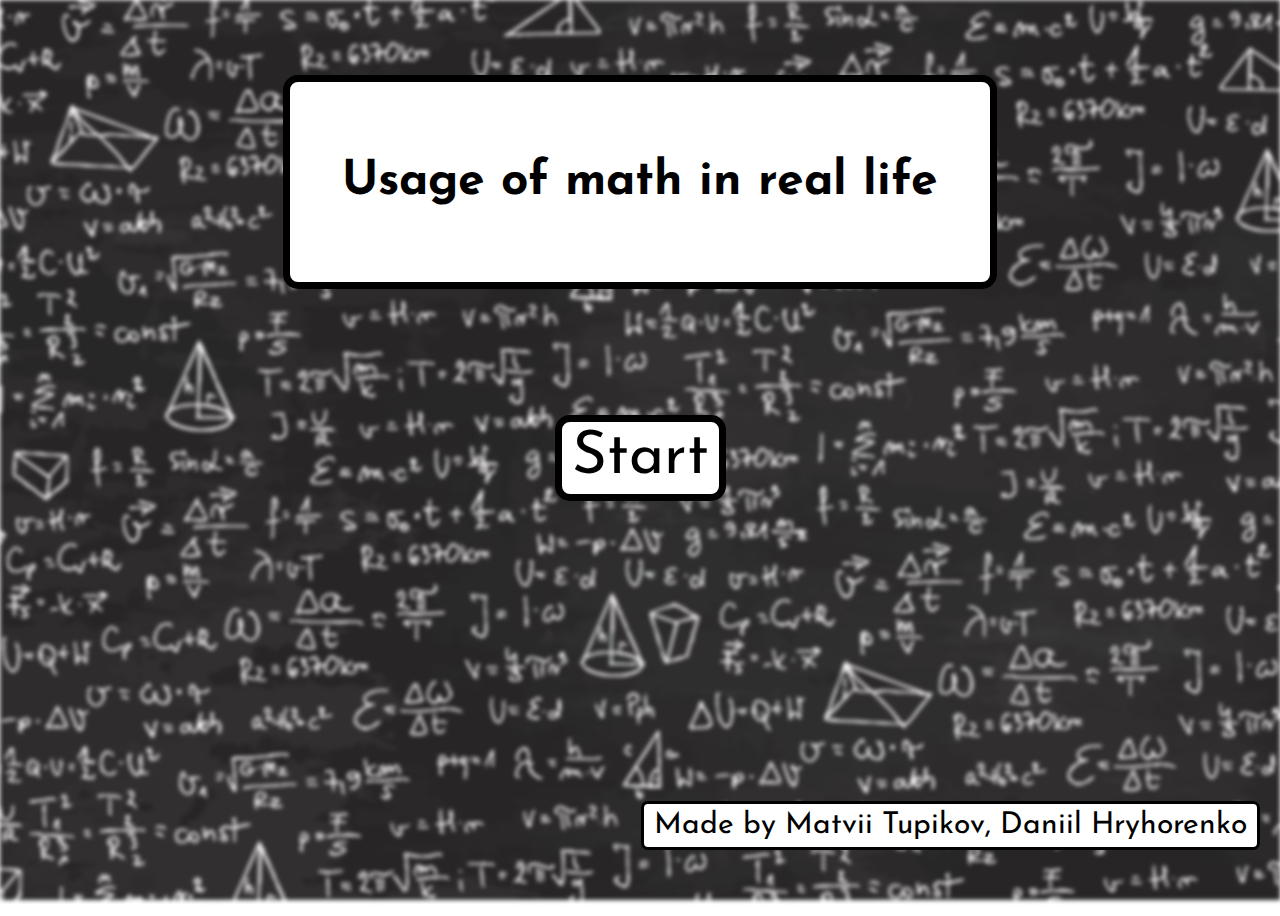
<file: a/index.html>
<!DOCTYPE html>
<html lang="en">
<head>
    <title>Math</title>
    <meta name="viewport" content="width=device-width, initial-scale=1">
    <meta charset="UTF-8">
    <meta name="viewport" content="width=device-width, initial-scale=1.0">
    <link rel="stylesheet" href="style.css">
    <link rel="preconnect" href="https://fonts.googleapis.com">
    <link rel="preconnect" href="https://fonts.gstatic.com" crossorigin>
    <link href="https://fonts.googleapis.com/css2?family=Barlow:ital,wght@1,500&family=Josefin+Sans&display=swap" rel="stylesheet">
</head>
<body>
    <div class="main">
        <div class="text">
        <h1>Usage of math in real life</h1>
        </div>
        <div>
            <p>Made by Matvii Tupikov, Daniil Hryhorenko</p>
        </div>
        <div class="button">
            <a href="../b/second.html">
        <button id="start">Start</button>
            </a>
        </div>
    </div>
</body>
</html>
</file>
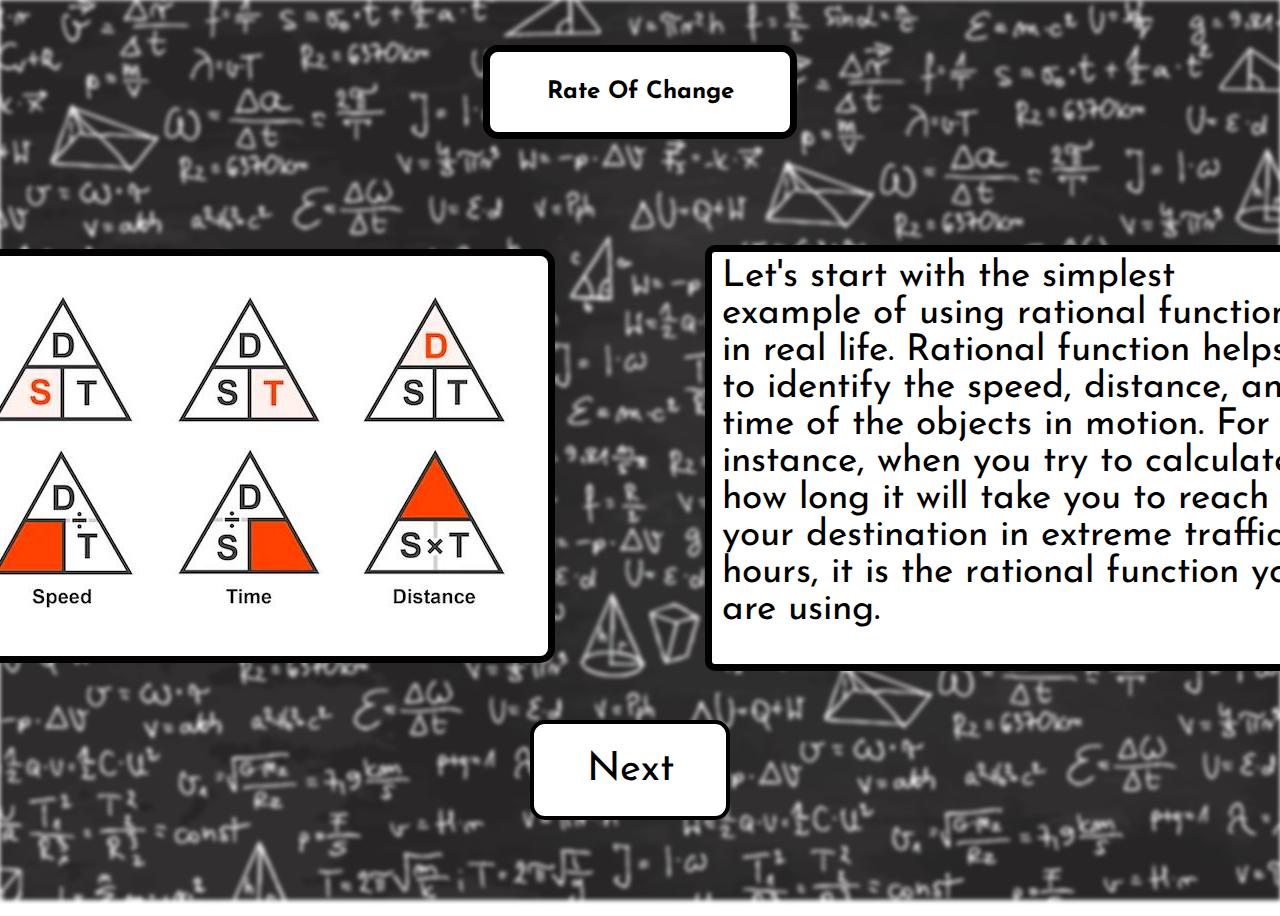
<file: b/second.html>
<!DOCTYPE html>
<html lang="en">
<head>
    <meta charset="UTF-8">
    <meta name="viewport" content="width=device-width, initial-scale=1">
    <title>Stand with Ukraine</title>
    <link rel="stylesheet" href="rate_change.css">
    <link rel="preconnect" href="https://fonts.googleapis.com">
    <link rel="preconnect" href="https://fonts.gstatic.com" crossorigin>
    <link href="https://fonts.googleapis.com/css2?family=Barlow:ital,wght@1,500&family=Josefin+Sans&display=swap" rel="stylesheet">
</head>
<body>
    <div class="main_2" >
        <div class="text_2">
            <h2 id="kakaha">Rate Of Change</h2>
            <div class="rateofchange">
            <img id="popa" src="../images/rateofchange.jpg">
            </div>
            <div class="oleg">
            <p class="fur">Let's start with the simplest example of using rational functions in real life. Rational function  helps to identify the speed, distance, and time of the objects in motion. For instance, when you try to calculate how long it will take you to reach your destination in extreme traffic hours, it is the rational function you are using. </p>
             </div>
            <div class="button_2">
                <a href="../c/hs.html">
                    <button id="start_2">Next</button>
                </a>
            </div>
        </div>

    </div>
</body>
</html>
</file>
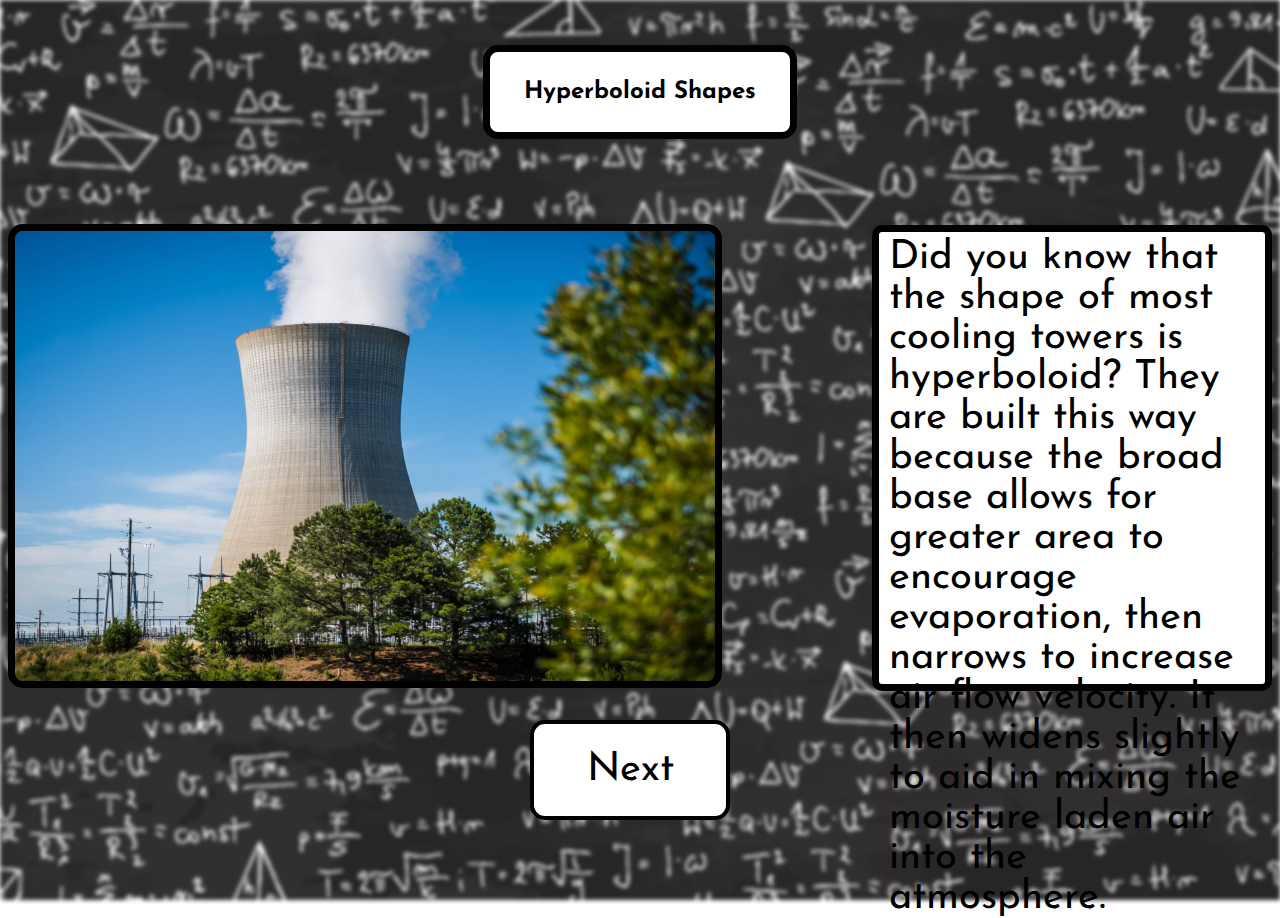
<file: c/hs.html>
<!DOCTYPE html>
<html lang="en">
<head>
    <meta charset="UTF-8">
    <title>Stand with Ukraine</title>
    <link rel="stylesheet" href="hyperboloid.css">
    <link rel="preconnect" href="https://fonts.googleapis.com">
    <link rel="preconnect" href="https://fonts.gstatic.com" crossorigin>
    <link href="https://fonts.googleapis.com/css2?family=Barlow:ital,wght@1,500&family=Josefin+Sans&display=swap" rel="stylesheet">
</head>
<body>
<div class="main_2" >
    <div class="text_2">
        <h2 id="kakaha">Hyperboloid Shapes</h2>
        <div class="rateofchange">
            <img id="popa" src="../images/shape.jpg">
        </div>
        <p>Did you know that the shape of most cooling towers is hyperboloid? They are built this way because the broad base allows for greater area to encourage evaporation, then narrows to increase air flow velocity. It then widens slightly to aid in mixing the moisture laden air into the atmosphere.</p>
        <div class="button_2">
            <a href="../d/transfer.html">
                <button id="start_2">Next</button>
            </a>
        </div>
    </div>

</div>
</body>
</html>
</file>
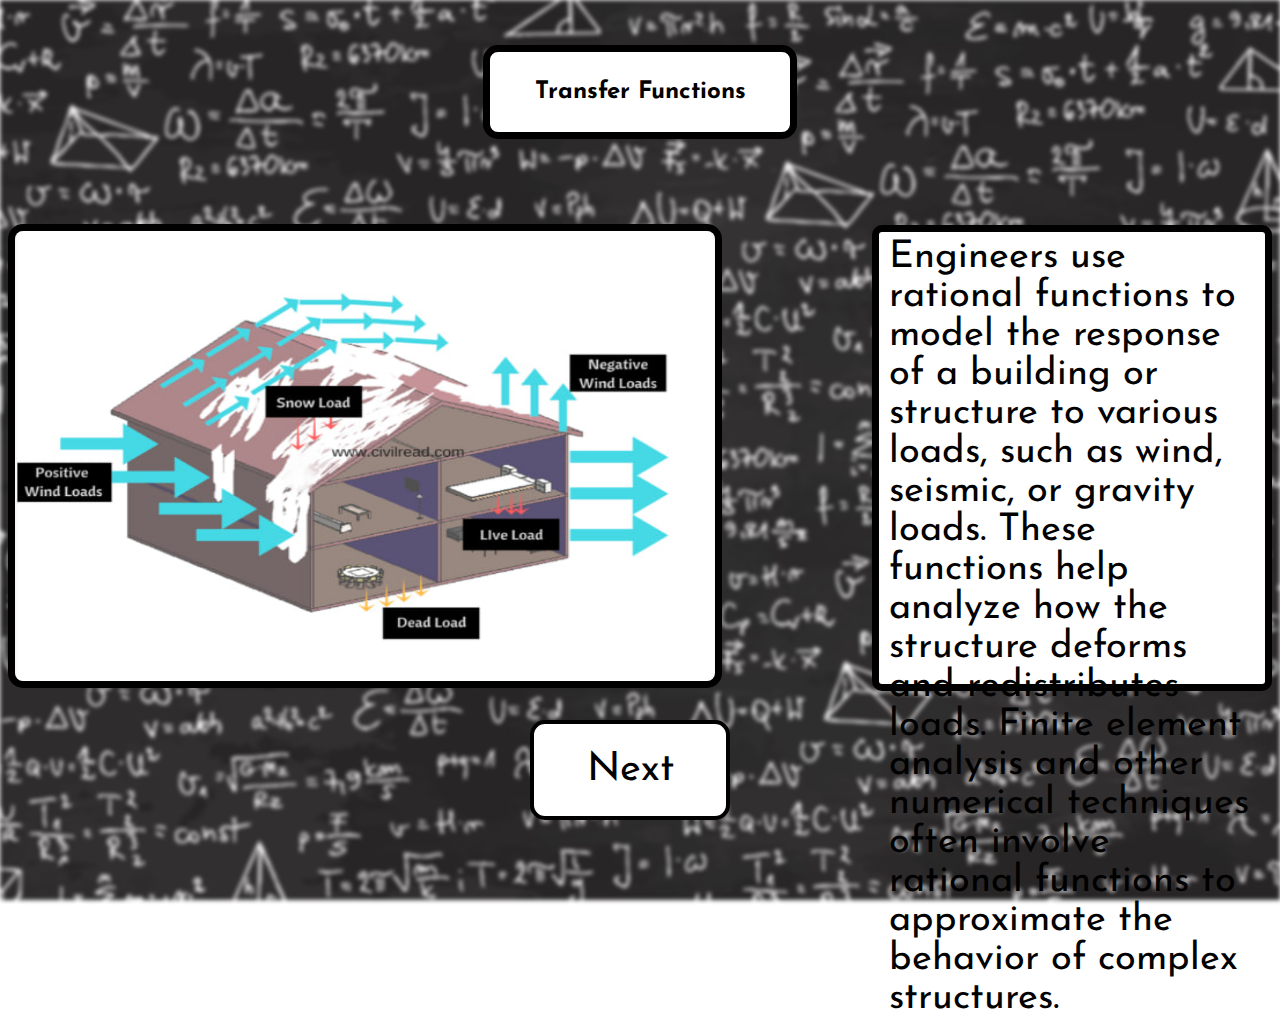
<file: d/transfer.html>
<!DOCTYPE html>
<html lang="en">
<head>
    <meta charset="UTF-8">
    <title>Stand with Ukraine</title>
    <link rel="stylesheet" href="suka.css">
    <link rel="preconnect" href="https://fonts.googleapis.com">
    <link rel="preconnect" href="https://fonts.gstatic.com" crossorigin>
    <link href="https://fonts.googleapis.com/css2?family=Barlow:ital,wght@1,500&family=Josefin+Sans&display=swap" rel="stylesheet">
</head>
<body>
<div class="main_2" >
    <div class="text_2">
        <h2 id="kakaha">Transfer Functions</h2>
        <div class="rateofchange">
            <img id="popa" src="../images/zxc.jpg">
        </div>
        <p>Engineers use rational functions to model the response of a building or structure to various loads, such as wind, seismic, or gravity loads. These functions help analyze how the structure deforms and redistributes loads. Finite element analysis and other numerical techniques often involve rational functions to approximate the behavior of complex structures.</p>
        <div class="button_2">
            <a href="../e/zxcursed.html">
                <button id="start_2">Next</button>
            </a>
        </div>
    </div>

</div>
</body>
</html>
</file>
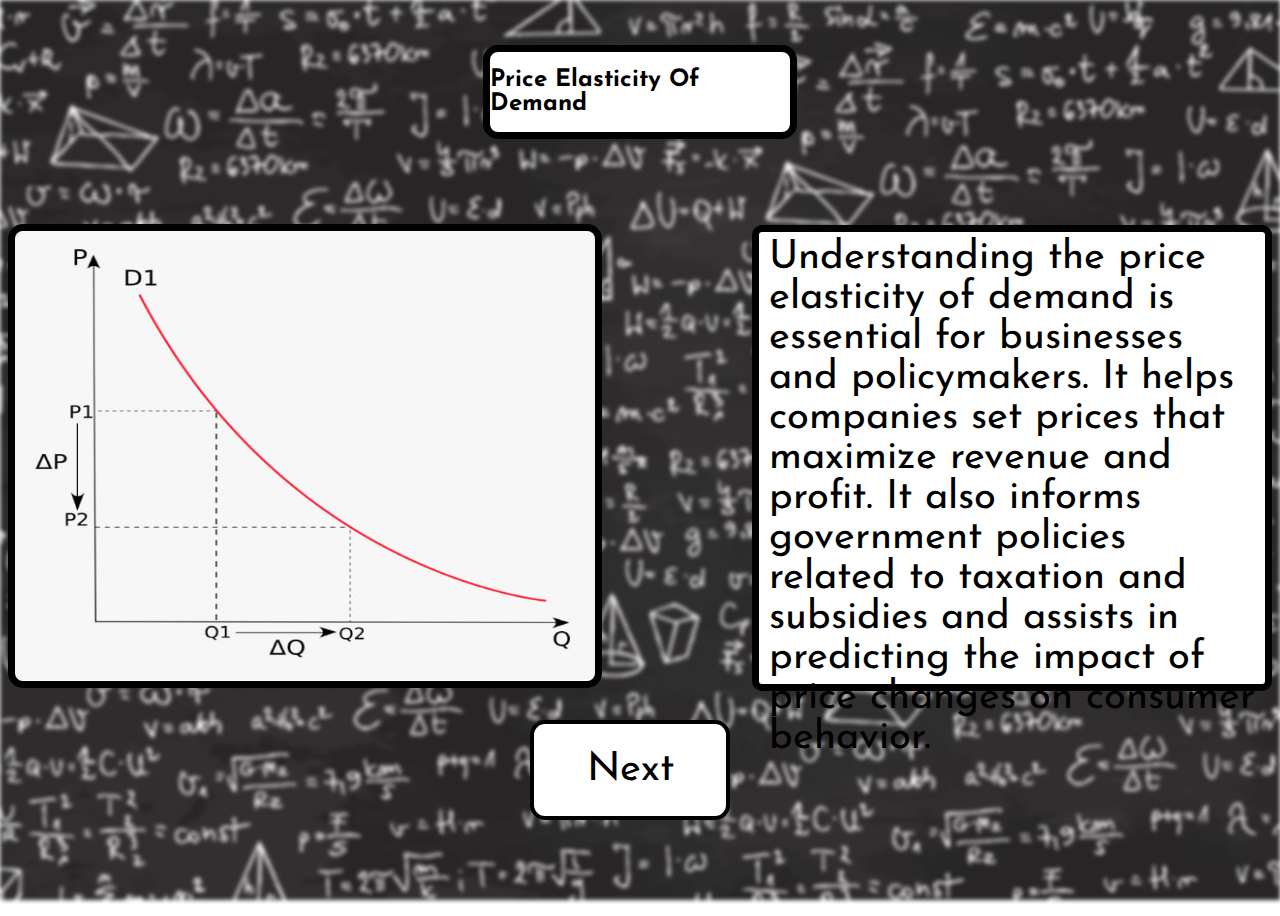
<file: e/zxcursed.html>
<!DOCTYPE html>
<html lang="en">
<head>
  <meta charset="UTF-8">
  <title>Stand with Ukraine</title>
  <link rel="stylesheet" href="worth.css">
  <link rel="preconnect" href="https://fonts.googleapis.com">
  <link rel="preconnect" href="https://fonts.gstatic.com" crossorigin>
  <link href="https://fonts.googleapis.com/css2?family=Barlow:ital,wght@1,500&family=Josefin+Sans&display=swap" rel="stylesheet">
</head>
<body>
<div class="main_2" >
  <div class="text_2">
    <h2 id="kakaha">Price Elasticity Of Demand</h2>
    <div class="rateofchange">
      <img id="popa" src="../images/eee.jpg">
    </div>
    <p>Understanding the price elasticity of demand is essential for businesses and policymakers. It helps companies set prices that maximize revenue and profit. It also informs government policies related to taxation and subsidies and assists in predicting the impact of price changes on consumer behavior.</p>
    <div class="button_2">
      <a href="../f/zizya.html">
        <button id="start_2">Next</button>
      </a>
    </div>
  </div>

</div>
</body>
</html>
</file>
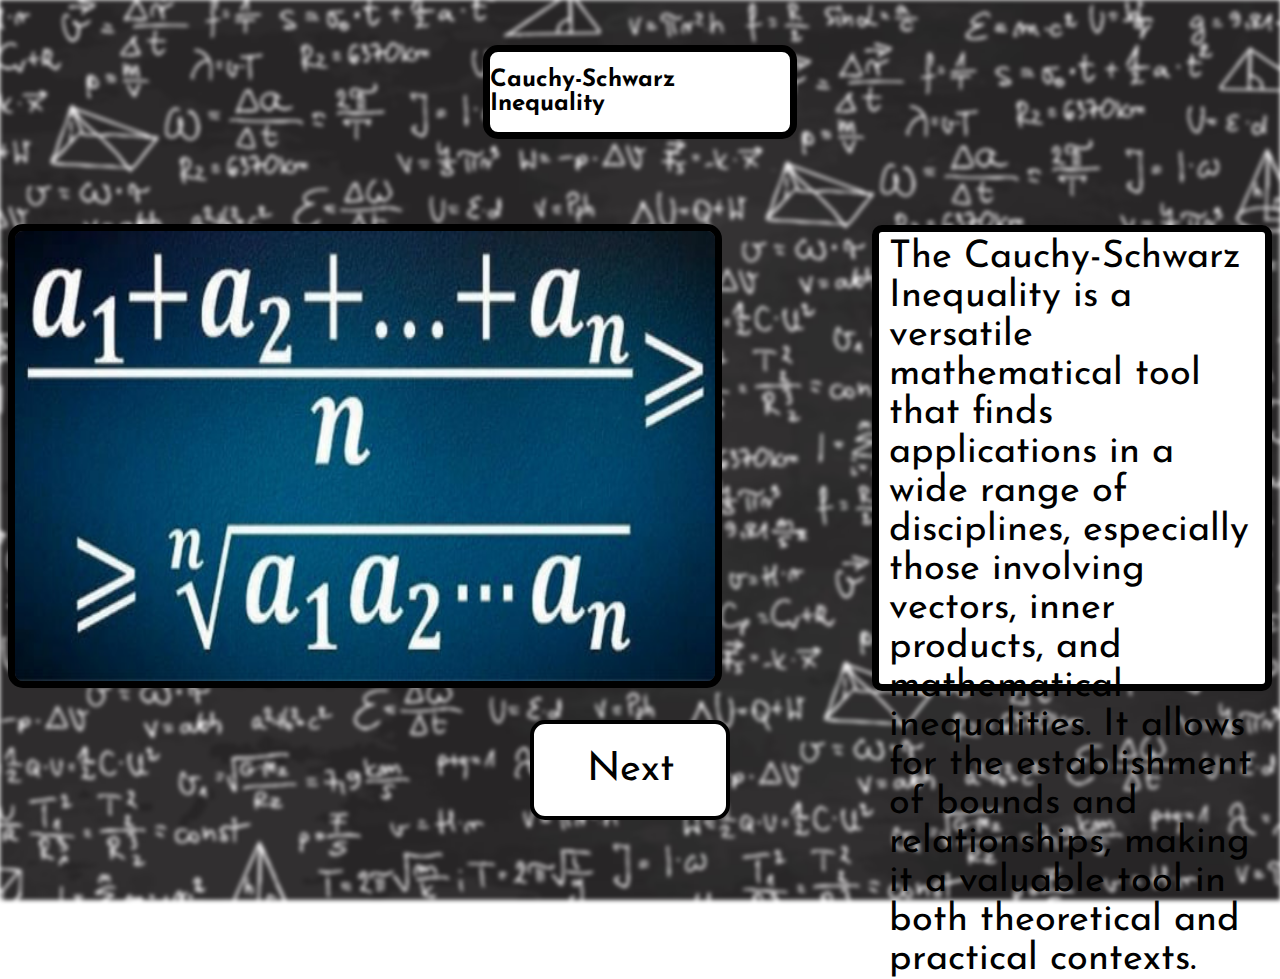
<file: f/zizya.html>
<!DOCTYPE html>
<html lang="en">
<head>
    <meta charset="UTF-8">
    <title>Stand with Ukraine</title>
    <link rel="stylesheet" href="zizyacss.css">
    <link rel="preconnect" href="https://fonts.googleapis.com">
    <link rel="preconnect" href="https://fonts.gstatic.com" crossorigin>
    <link href="https://fonts.googleapis.com/css2?family=Barlow:ital,wght@1,500&family=Josefin+Sans&display=swap" rel="stylesheet">
</head>
<body>
<div class="main_2" >
    <div class="text_2">
        <h2 id="kakaha">Cauchy-Schwarz Inequality</h2>
        <div class="rateofchange">
            <img id="popa" src="../images/daun.jpg">
        </div>
        <p>The Cauchy-Schwarz Inequality is a versatile mathematical tool that finds applications in a wide range of disciplines, especially those involving vectors, inner products, and mathematical inequalities. It allows for the establishment of bounds and relationships, making it a valuable tool in both theoretical and practical contexts.</p>
        <div class="button_2">
            <a href="../g/last.html">
                <button id="start_2">Next</button>
            </a>
        </div>
    </div>

</div>
</body>
</html>
</file>
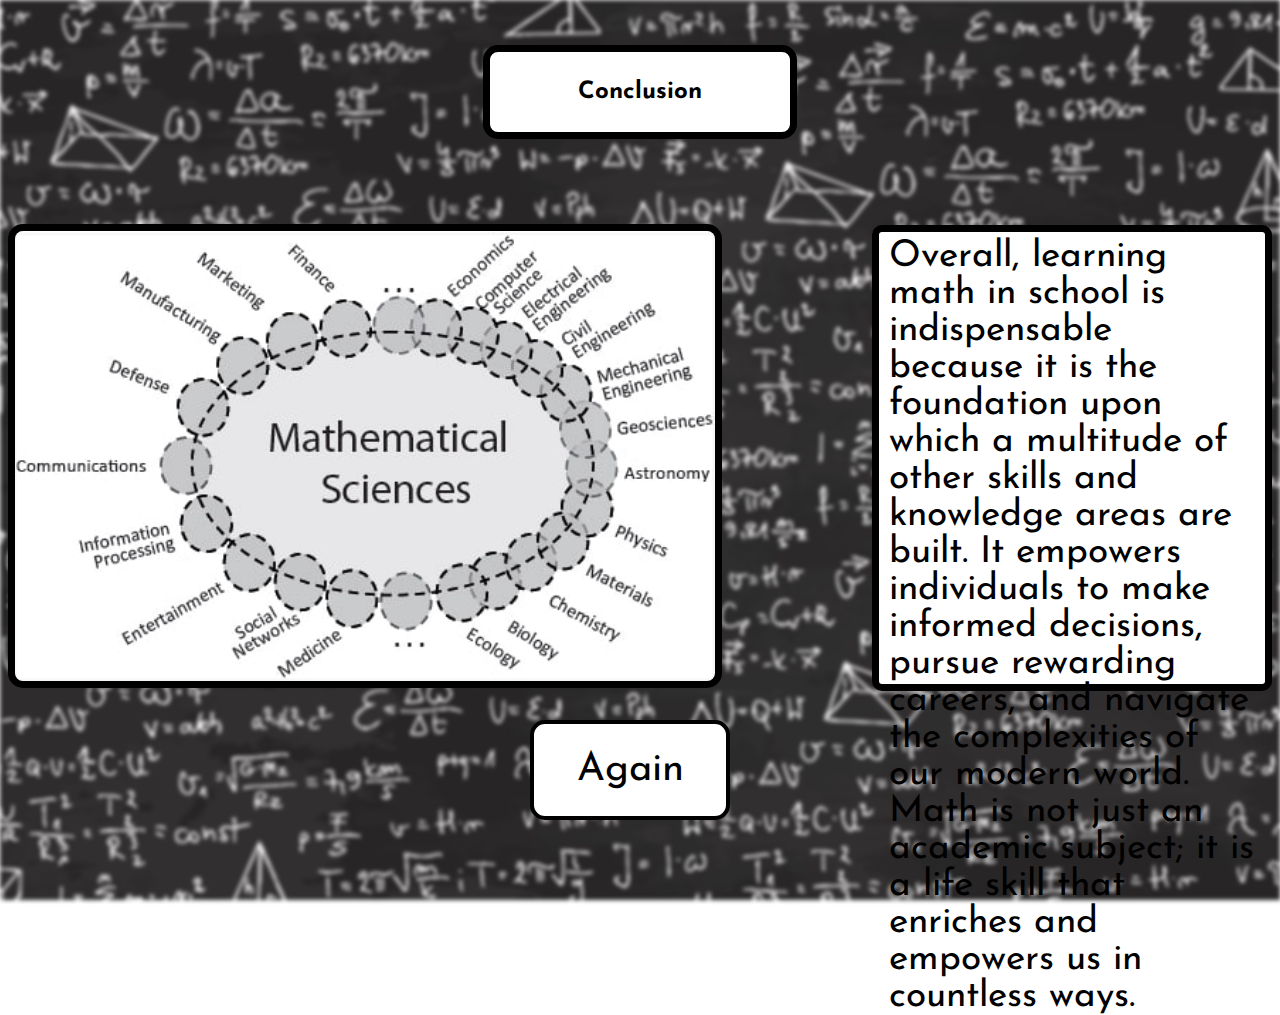
<file: g/last.html>
<!DOCTYPE html>
<html lang="en">
<head>
  <meta charset="UTF-8">
  <title>Stand with Ukraine</title>
  <link rel="stylesheet" href="nuhaibebru.css">
  <link rel="preconnect" href="https://fonts.googleapis.com">
  <link rel="preconnect" href="https://fonts.gstatic.com" crossorigin>
  <link href="https://fonts.googleapis.com/css2?family=Barlow:ital,wght@1,500&family=Josefin+Sans&display=swap" rel="stylesheet">
</head>
<body>
<div class="main_2" >
  <div class="text_2">
    <h2 id="kakaha">Conclusion</h2>
    <div class="rateofchange">
      <img id="popa" src="../images/www.jpg">
    </div>
    <p>Overall, learning math in school is indispensable because it is the foundation upon which a multitude of other skills and knowledge areas are built. It empowers individuals to make informed decisions, pursue rewarding careers, and navigate the complexities of our modern world. Math is not just an academic subject; it is a life skill that enriches and empowers us in countless ways.</p>
    <div class="button_2">
      <a href="../a/index.html">
        <button id="start_2">Again</button>
      </a>
    </div>
  </div>

</div>
</body>
</html
</file>
<file: a/style.css>
body::before {
    content: "";
    background-image: url("../images/hand-drawn-scientific-formulas-chalkboard_23-2148496321.jpg");
    background-size: cover;
    background-position: center;
    background-repeat: no-repeat;
    filter: blur(2px); /* Уровень размытия */
    position: absolute;
    top: 0;
    left: 0;
    width: 100%;
    height: 100%;
    z-index: -1;
}

body {
    background-image: none; /* Убираем фоновое изображение из основного body */
    height: 100vh;
}

.text {
    font-family: 'Barlow', sans-serif;
    font-family: 'Josefin Sans', sans-serif;
    background-color: white;
    display: flex;
    justify-content: center;
    align-items: center;
    border-radius: 15px;
    width: 700px;
    height: 200px;
    position: absolute;
    top: 75px;
    left: 50%;
    transform: translateX(-50%);
    border: 7px solid black;
    font-size: 24px;
}
p {
    font-family: 'Barlow', sans-serif;
    font-family: 'Josefin Sans', sans-serif;
    background-color: white;
    display: flex;
    justify-content: center;
    align-items: center;
    border-radius: 7px;
    position: fixed; /* Используем позиционирование "fixed" для фиксированного размещения */
    bottom: 20px; /* Расстояние снизу */
    right: 20px; /* Расстояние справа */
    border: 3px solid black;
    font-size: 30px;
    padding: 6px 10px;
}

.button {
    display: flex;
    justify-content: center;
    align-items: center;
    height: 100vh;
    width: 100%;
    font-size: 24px;
}
#start{
    font-family: 'Barlow', sans-serif;
    font-family: 'Josefin Sans', sans-serif;
    font-size: 60px;
    padding: 6px 10px;
    cursor: pointer;
    background-color: white;
    border-radius: 15px;
    border: 7px solid black;
    background-color: #ffffff;
    transition: background-color 0.3s ease;
}
#start:hover{
    background-color: #808080;
}
/* siski zhopa .element {
     background-color: #3498db;
     transition: background-color 0.3s ease; /* Добавление перехода для цвета фона
}

.element:hover {
    background-color: #e74c3c; /* Новый цвет фона при наведении курсора
}*/
/* Mobile Styles */
.text {
    /* Define styles for mobile here */
    width: 90%; /* Adjust the width for mobile devices */
}

p {
    /* Define styles for mobile here */
    font-size: 18px; /* Adjust font size for mobile devices */
}

#start {
    /* Define styles for mobile here */
    font-size: 40px; /* Adjust font size for mobile devices */
}

/* Tablet Styles */
@media (min-width: 768px) {
    .text {
        /* Define styles for tablets here */
        width: 500px;
    }

    p {
        /* Define styles for tablets here */
        font-size: 24px;
    }

    #start {
        /* Define styles for tablets here */
        font-size: 50px;
    }
}

/* Desktop Styles */
@media (min-width: 1024px) {
    .text {
        /* Define styles for desktop here */
        width: 700px;
    }

    p {
        /* Define styles for desktop here */
        font-size: 30px;
    }

    #start {
        /* Define styles for desktop here */
        font-size: 60px;
    }
}
</file>
<file: b/rate_change.css>
/* Common CSS for both resolutions */
body::before {
    content: "";
    background-image: url("../images/hand-drawn-scientific-formulas-chalkboard_23-2148496321.jpg");
    background-size: cover;
    background-position: center;
    background-repeat: no-repeat;
    filter: blur(2px);
    position: absolute;
    top: 0;
    left: 0;
    width: 100%;
    height: 100%;
    z-index: -1;
}

body {
    background-image: none;
    height: 100vh;
}

.text_2 {
    font-family: 'Barlow', sans-serif;
    font-family: 'Josefin Sans', sans-serif;
    display: flex;
    justify-content: center;
    align-items: center;
    height: 100vh;
}

#popa {
    border: 7px solid black;
    border-radius: 15px;
    margin-right: 150px;
}

.button_2 {
    position: fixed;
    bottom: 20%;
    right: 50%;
}

p {
    background-color: white;
    border: 7px solid black;
    border-radius: 10px;
    padding: 6px 10px;
    font-size: 40px;
}

#start_2:hover {
    background-color: #808080;
}
#start_2 {
    cursor: pointer;
    background-color: #ffffff;
    transition: background-color 0.3s ease;
    font-family: 'Barlow', sans-serif;
    font-family: 'Josefin Sans', sans-serif;
    font-size: 40px;
    padding: 6px 10px;
    border: 4px solid black;
    border-radius: 15px;
    position: absolute;
    top: 50%;
    right: -90px;
    transform: translate(0, -50%);
    width: 200px;
    height: 100px;
    margin-top: 50px;
}
.fur{
    width: 600px;
    height: 400px ;
    display: flex;
    font-size: 37px;
}

#kakaha {
    font-family: 'Barlow', sans-serif;
    font-family: 'Josefin Sans', sans-serif;
    background-color: white;
    display: flex;
    justify-content: center;
    align-items: center;
    border-radius: 15px;
    width: 300px;
    height: 80px;
    position: absolute;
    top: 25px;
    left: 50%;
    transform: translateX(-50%);
    border: 7px solid black;
}

/* CSS for 1024x768 resolution */
@media screen and (max-width: 1024px) and (max-height: 768px) {
    #popa {
        height: 300px;
        width: 400px;

    }
    #kakaha{
        font-size: 30px;
    }
    p {
        height: 300px;
        width: 400px;
        font-size: 25px;
        margin-left: -20px;
    }
    #start_2 {
        font-size: 32px;
        width: 150px;
        height: 80px;
        margin-top: 36px;
        right: -70px;
    }
    .fur{
        height: 300px;
        width: 400px;
        font-size: 25px;
    }
}

/* CSS for 1280x720 resolution */
@media screen and (max-width: 1280px) and (max-height: 720px) {
    #popa {
        height: 350px;
        width: 450px;
    },
    p {
        height: 350px;
        width: 450px;
        font-size: 28px;
    }
    #start_2 {
        font-size: 40px;
        width: 180px;
        height: 90px;
        margin-top: 50px;
        right: -80px;
    }
    .fur{
        height: 350px;
        width: 450px;
        font-size: 30px;
    }

}
</file>
<file: c/hyperboloid.css>
body::before {
    content: "";
    background-image: url("../images/hand-drawn-scientific-formulas-chalkboard_23-2148496321.jpg");
    background-size: cover;
    background-position: center;
    background-repeat: no-repeat;
    filter: blur(2px); /* Уровень размытия */
    position: absolute;
    top: 0;
    left: 0;
    width: 100%;
    height: 100%;
    z-index: -1;
}

body {
    background-image: none; /* Убираем фоновое изображение из основного body */
    height: 100vh;
}
.text_2{
    font-family: 'Barlow', sans-serif;
    font-family: 'Josefin Sans', sans-serif;
    display: flex;
    justify-content: center;
    align-items: center;
    height: 100vh;

}
#popa{
    height: 450px;
    width: 700px;
    border: 7px solid black;
    border-radius: 15px;
    margin-right: 150px;
}
.button_2{
    position: fixed;
    bottom: 20%;
    right: 50%;
}
p{
    background-color: white;
    border: 7px solid black;
    border-radius: 10px;
    padding: 6px 10px;
    height: 440px;
    width: 700px;
    font-size: 40px;
}
#start_2:hover{
    background-color: #808080;
}
#start_2 {
    cursor: pointer;
    background-color: #ffffff;
    transition: background-color 0.3s ease;
    font-family: 'Barlow', sans-serif;
    font-family: 'Josefin Sans', sans-serif;
    font-size: 40px;
    padding: 6px 10px;
    border: 4px solid black;
    border-radius: 15px;
    position: absolute;
    top: 50%;
    right: -90px; /* Изменено с left: 50% на right: 20px */
    transform: translate(0, -50%); /* Изменено с translate(-50%, -50%) на translate(0, -50%) */
    width: 200px;
    height: 100px;
    margin-top: 50px;
}
#kakaha{
    font-family: 'Barlow', sans-serif;
    font-family: 'Josefin Sans', sans-serif;
    background-color: white;
    display: flex;
    justify-content: center;
    align-items: center;
    border-radius: 15px;
    width: 300px;
    height: 80px;
    position: absolute;
    top: 25px;
    left: 50%;
    transform: translateX(-50%);
    border: 7px solid black;
}
@media screen and (max-width: 1024px) and (max-height: 768px) {
    #popa {
        height: 300px;
        width: 400px;

    }
    #kakaha{
        font-size: 30px;
    }
    p {
        height: 300px;
        width: 400px;
        font-size: 25px;
        margin-left: -20px;
    }
    #start_2 {
        font-size: 32px;
        width: 150px;
        height: 80px;
        margin-top: 36px;
        right: -70px;
    }
}

/* CSS for 1280x720 resolution */
@media screen and (max-width: 1280px) and (max-height: 720px) {
    #popa {
        height: 350px;
        width: 450px;
    }
    p {
        height: 350px;
        width: 450px;
        font-size: 28px;
    }
    #start_2 {
        font-size: 40px;
        width: 180px;
        height: 90px;
        margin-top: 50px;
        right: -80px;
    }
}
</file>
<file: d/suka.css>
body::before {
    content: "";
    background-image: url("../images/hand-drawn-scientific-formulas-chalkboard_23-2148496321.jpg");
    background-size: cover;
    background-position: center;
    background-repeat: no-repeat;
    filter: blur(2px); /* Уровень размытия */
    position: absolute;
    top: 0;
    left: 0;
    width: 100%;
    height: 100%;
    z-index: -1;
}

body {
    background-image: none; /* Убираем фоновое изображение из основного body */
    height: 100vh;
}
.text_2{
    font-family: 'Barlow', sans-serif;
    font-family: 'Josefin Sans', sans-serif;
    display: flex;
    justify-content: center;
    align-items: center;
    height: 100vh;

}
#popa{
    height: 450px;
    width: 700px;
    border: 7px solid black;
    border-radius: 15px;
    margin-right: 150px;
}
.button_2{
    position: fixed;
    bottom: 20%;
    right: 50%;
}
p{
    background-color: white;
    border: 7px solid black;
    border-radius: 10px;
    padding: 6px 10px;
    height: 440px;
    width: 700px;
    font-size: 38px;
}
#start_2 {
    font-family: 'Barlow', sans-serif;
    font-family: 'Josefin Sans', sans-serif;
    font-size: 40px;
    padding: 6px 10px;
    border: 4px solid black;
    border-radius: 15px;
    position: absolute;
    top: 50%;
    right: -90px; /* Изменено с left: 50% на right: 20px */
    transform: translate(0, -50%); /* Изменено с translate(-50%, -50%) на translate(0, -50%) */
    width: 200px;
    height: 100px;
    margin-top: 50px;
    cursor: pointer;
    background-color: #ffffff;
    transition: background-color 0.3s ease;
}
#start_2:hover{
    background-color: #808080;
}
#kakaha{
    font-family: 'Barlow', sans-serif;
    font-family: 'Josefin Sans', sans-serif;
    background-color: white;
    display: flex;
    justify-content: center;
    align-items: center;
    border-radius: 15px;
    width: 300px;
    height: 80px;
    position: absolute;
    top: 25px;
    left: 50%;
    transform: translateX(-50%);
    border: 7px solid black;
}
@media screen and (max-width: 1024px) and (max-height: 768px) {
    #popa {
        height: 300px;
        width: 400px;

    }
    p {
        height: 300px;
        width: 400px;
        font-size: 24px;
        margin-left: -20px;
    }
    #kakaha{
        font-size: 30px;
    }
    #start_2 {
        font-size: 32px;
        width: 150px;
        height: 80px;
        margin-top: 36px;
        right: -70px;
    }
}

/* CSS for 1280x720 resolution */
@media screen and (max-width: 1280px) and (max-height: 720px) {
    #popa {
        height: 350px;
        width: 450px;
    }
    p {
        height: 350px;
        width: 450px;
        font-size: 26px;
    }
    #start_2 {
        font-size: 40px;
        width: 180px;
        height: 90px;
        margin-top: 50px;
        right: -80px;
    }
}
</file>
<file: e/worth.css>
body::before {
    content: "";
    background-image: url("../images/hand-drawn-scientific-formulas-chalkboard_23-2148496321.jpg");
    background-size: cover;
    background-position: center;
    background-repeat: no-repeat;
    filter: blur(2px); /* Уровень размытия */
    position: absolute;
    top: 0;
    left: 0;
    width: 100%;
    height: 100%;
    z-index: -1;
}

body {
    background-image: none; /* Убираем фоновое изображение из основного body */
    height: 100vh;
}
.text_2{
    font-family: 'Barlow', sans-serif;
    font-family: 'Josefin Sans', sans-serif;
    display: flex;
    justify-content: center;
    align-items: center;
    height: 100vh;

}
#popa{
    height: 450px;
    width: 580px;
    border: 7px solid black;
    border-radius: 15px;
    margin-right: 150px;
}
.button_2{
    position: fixed;
    bottom: 20%;
    right: 50%;
}
p{
    background-color: white;
    border: 7px solid black;
    border-radius: 10px;
    padding: 6px 10px;
    height: 440px;
    width: 700px;
    font-size: 40px;
}
#start_2:hover{
    background-color: #808080;
}
#start_2 {
    cursor: pointer;
    background-color: #ffffff;
    transition: background-color 0.3s ease;
    font-family: 'Barlow', sans-serif;
    font-family: 'Josefin Sans', sans-serif;
    font-size: 40px;
    padding: 6px 10px;
    border: 4px solid black;
    border-radius: 15px;
    position: absolute;
    top: 50%;
    right: -90px; /* Изменено с left: 50% на right: 20px */
    transform: translate(0, -50%); /* Изменено с translate(-50%, -50%) на translate(0, -50%) */
    width: 200px;
    height: 100px;
    margin-top: 50px;
}
#kakaha{
    font-family: 'Barlow', sans-serif;
    font-family: 'Josefin Sans', sans-serif;
    background-color: white;
    display: flex;
    justify-content: center;
    align-items: center;
    border-radius: 15px;
    width: 300px;
    height: 80px;
    position: absolute;
    top: 25px;
    left: 50%;
    transform: translateX(-50%);
    border: 7px solid black;
}
@media screen and (max-width: 1024px) and (max-height: 768px) {
    #popa {
        height: 300px;
        width: 400px;

    }
    p {
        height: 300px;
        width: 400px;
        font-size: 25px;
        margin-left: -20px;
    }
    #kakaha{
        font-size: 23px;
    }
    #start_2 {
        font-size: 32px;
        width: 150px;
        height: 80px;
        margin-top: 36px;
        right: -70px;
    }
}

/* CSS for 1280x720 resolution */
@media screen and (max-width: 1280px) and (max-height: 720px) {
    #kakaha{
        font-size: 22px;
    }
    #popa {
        height: 350px;
        width: 450px;
    }
    p {
        height: 350px;
        width: 450px;
        font-size: 28px;
    }
    #start_2 {
        font-size: 40px;
        width: 180px;
        height: 90px;
        margin-top: 50px;
        right: -80px;
    }
}
</file>
<file: f/zizyacss.css>
body::before {
    content: "";
    background-image: url("../images/hand-drawn-scientific-formulas-chalkboard_23-2148496321.jpg");
    background-size: cover;
    background-position: center;
    background-repeat: no-repeat;
    filter: blur(2px); /* Уровень размытия */
    position: absolute;
    top: 0;
    left: 0;
    width: 100%;
    height: 100%;
    z-index: -1;
}

body {
    background-image: none; /* Убираем фоновое изображение из основного body */
    height: 100vh;
}
.text_2{
    font-family: 'Barlow', sans-serif;
    font-family: 'Josefin Sans', sans-serif;
    display: flex;
    justify-content: center;
    align-items: center;
    height: 100vh;

}
#popa{
    height: 450px;
    width: 700px;
    border: 7px solid black;
    border-radius: 15px;
    margin-right: 150px;
}
.button_2{
    position: fixed;
    bottom: 20%;
    right: 50%;
}
p{
    background-color: white;
    border: 7px solid black;
    border-radius: 10px;
    padding: 6px 10px;
    height: 440px;
    width: 700px;
    font-size: 38px;
}
#start_2:hover{
    background-color: #808080;
}
#start_2 {
    cursor: pointer;
    background-color: #ffffff;
    transition: background-color 0.3s ease;
    font-family: 'Barlow', sans-serif;
    font-family: 'Josefin Sans', sans-serif;
    font-size: 40px;
    padding: 6px 10px;
    border: 4px solid black;
    border-radius: 15px;
    position: absolute;
    top: 50%;
    right: -90px; /* Изменено с left: 50% на right: 20px */
    transform: translate(0, -50%); /* Изменено с translate(-50%, -50%) на translate(0, -50%) */
    width: 200px;
    height: 100px;
    margin-top: 50px;
}
#kakaha{
    font-family: 'Barlow', sans-serif;
    font-family: 'Josefin Sans', sans-serif;
    background-color: white;
    display: flex;
    justify-content: center;
    align-items: center;
    border-radius: 15px;
    width: 300px;
    height: 80px;
    position: absolute;
    top: 25px;
    left: 50%;
    transform: translateX(-50%);
    border: 7px solid black;
}
@media screen and (max-width: 1024px) and (max-height: 768px) {
    #popa {
        height: 300px;
        width: 400px;

    }
    #kakaha{
        font-size: 23px;
    }
    p {
        height: 300px;
        width: 400px;
        font-size: 25px;
        margin-left: -20px;
    }
    #start_2 {
        font-size: 32px;
        width: 150px;
        height: 80px;
        margin-top: 36px;
        right: -70px;
    }
}

/* CSS for 1280x720 resolution */
@media screen and (max-width: 1280px) and (max-height: 720px) {
    #kakaha{
        font-size: 22px;
    }
    #popa {
        height: 350px;
        width: 450px;
    }
    p {
        height: 350px;
        width: 450px;
        font-size: 28px;
    }
    #start_2 {
        font-size: 40px;
        width: 180px;
        height: 90px;
        margin-top: 50px;
        right: -80px;
    }
}
</file>
<file: g/nuhaibebru.css>
body::before {
    content: "";
    background-image: url("../images/hand-drawn-scientific-formulas-chalkboard_23-2148496321.jpg");
    background-size: cover;
    background-position: center;
    background-repeat: no-repeat;
    filter: blur(2px); /* Уровень размытия */
    position: absolute;
    top: 0;
    left: 0;
    width: 100%;
    height: 100%;
    z-index: -1;
}

body {
    background-image: none; /* Убираем фоновое изображение из основного body */
    height: 100vh;
}
.text_2{
    font-family: 'Barlow', sans-serif;
    font-family: 'Josefin Sans', sans-serif;
    display: flex;
    justify-content: center;
    align-items: center;
    height: 100vh;

}
#popa{
    height: 450px;
    width: 700px;
    border: 7px solid black;
    border-radius: 15px;
    margin-right: 150px;
}
.button_2{
    position: fixed;
    bottom: 20%;
    right: 50%;
}
p{
    background-color: white;
    border: 7px solid black;
    border-radius: 10px;
    padding: 6px 10px;
    height: 440px;
    width: 700px;
    font-size: 37px;
}
#start_2:hover{
    background-color: #808080;
}
#start_2 {
    cursor: pointer;
    background-color: #ffffff;
    transition: background-color 0.3s ease;
    font-family: 'Barlow', sans-serif;
    font-family: 'Josefin Sans', sans-serif;
    font-size: 40px;
    padding: 6px 10px;
    border: 4px solid black;
    border-radius: 15px;
    position: absolute;
    top: 50%;
    right: -90px; /* Изменено с left: 50% на right: 20px */
    transform: translate(0, -50%); /* Изменено с translate(-50%, -50%) на translate(0, -50%) */
    width: 200px;
    height: 100px;
    margin-top: 50px;
}
#kakaha{
    font-family: 'Barlow', sans-serif;
    font-family: 'Josefin Sans', sans-serif;
    background-color: white;
    display: flex;
    justify-content: center;
    align-items: center;
    border-radius: 15px;
    width: 300px;
    height: 80px;
    position: absolute;
    top: 25px;
    left: 50%;
    transform: translateX(-50%);
    border: 7px solid black;
}
@media screen and (max-width: 1024px) and (max-height: 768px) {
    #popa {
        height: 300px;
        width: 400px;

    }
    #kakaha{
        font-size: 30px;
    }
    p {
        height: 300px;
        width: 400px;
        font-size: 24px;
        margin-left: -20px;
    }
    #start_2 {
        font-size: 32px;
        width: 150px;
        height: 80px;
        margin-top: 36px;
        right: -70px;
    }
}

/* CSS for 1280x720 resolution */
@media screen and (max-width: 1280px) and (max-height: 720px) {
    #popa {
        height: 350px;
        width: 450px;
    }
    p {
        height: 350px;
        width: 450px;
        font-size: 26px;
    }
    #start_2 {
        font-size: 40px;
        width: 180px;
        height: 90px;
        margin-top: 50px;
        right: -80px;
    }
}
</file>
